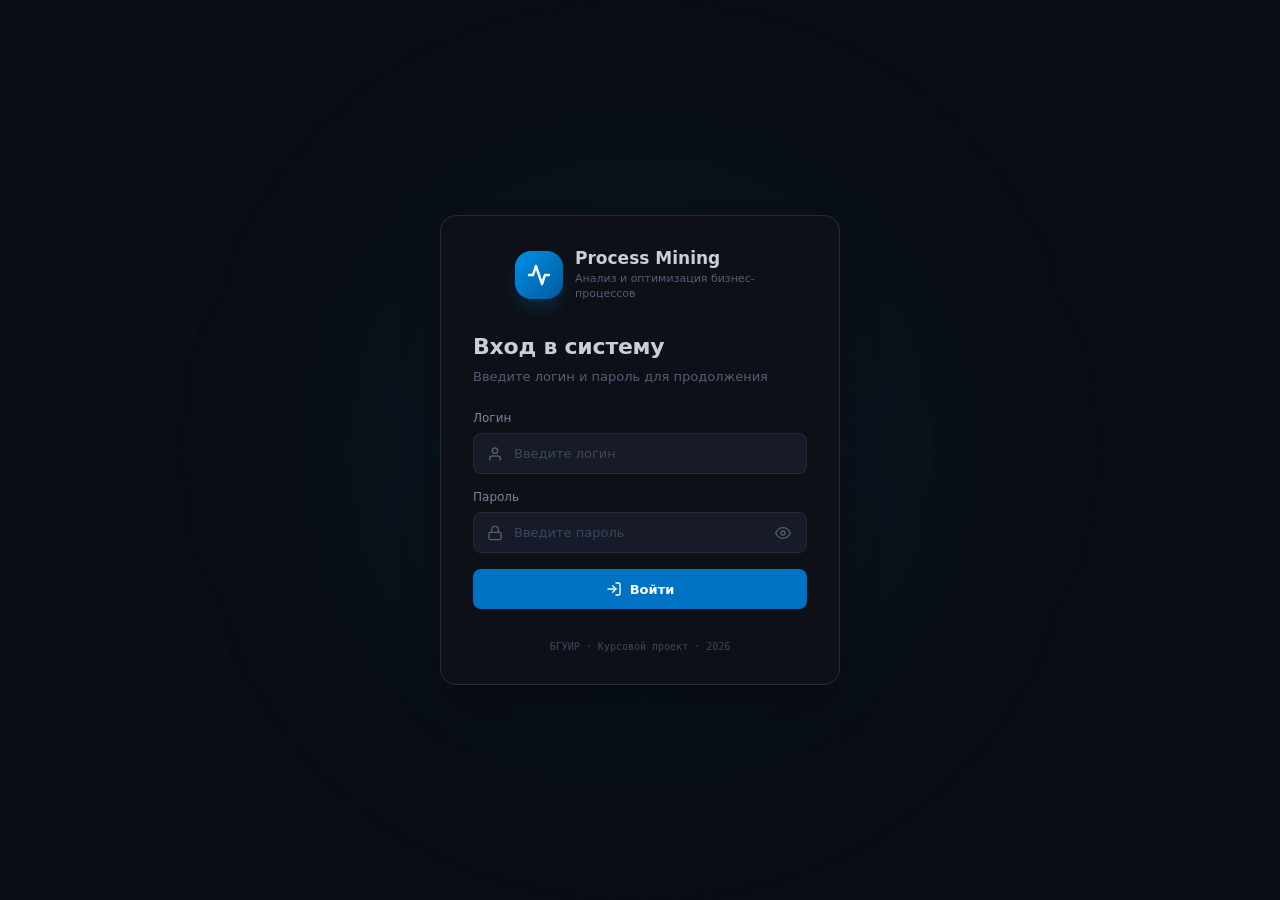
<file: client/index.html>
<!DOCTYPE html>
<html lang="ru">
<head>
  <meta charset="utf-8">
  <meta name="viewport" content="width=device-width, initial-scale=1">
  <title>Вход в систему</title>
  <style>
    /* Стили страницы входа (перенесены из дизайна) */
    * { box-sizing: border-box; }
    body {
      margin: 0;
      min-height: 100vh;
      background: #0a0e14;
      color: #c8cfdb;
      font-family: 'Inter', 'Segoe UI', system-ui, sans-serif;
      position: relative;
      overflow: hidden;
    }
    .grid {
      position: absolute; inset: 0; pointer-events: none; opacity: 0.045;
      background-image:
        linear-gradient(rgba(82,94,118,0.55) 1px, transparent 1px),
        linear-gradient(90deg, rgba(82,94,118,0.55) 1px, transparent 1px);
      background-size: 32px 32px;
    }
    .glow {
      position: absolute; left: 50%; top: 50%;
      width: 520px; height: 520px; border-radius: 50%;
      transform: translate(-50%, -50%);
      background: rgba(0,114,196,0.07);
      filter: blur(120px);
      pointer-events: none;
    }
    .wrap {
      position: relative; min-height: 100vh;
      display: flex; align-items: center; justify-content: center;
      padding: 32px 16px;
    }
    .card {
      width: 100%; max-width: 400px;
      background: #0d1117;
      border: 1px solid #232b3d;
      border-radius: 16px;
      padding: 32px;
      box-shadow: 0 25px 50px -12px rgba(0,0,0,0.4);
      animation: slideUp 0.4s ease-out;
    }
    @keyframes slideUp {
      from { opacity: 0; transform: translateY(12px); }
      to { opacity: 1; transform: translateY(0); }
    }
    @keyframes fadeIn { from { opacity: 0; } to { opacity: 1; } }

    .brand { display: flex; align-items: center; justify-content: center; gap: 12px; margin-bottom: 32px; }
    .logo {
      width: 48px; height: 48px; border-radius: 16px;
      background: linear-gradient(135deg, #0090e8, #005a9c);
      display: flex; align-items: center; justify-content: center;
      box-shadow: 0 10px 15px -3px rgba(0,114,196,0.25);
    }
    .brand h1 { margin: 0; font-size: 17px; font-weight: 600; color: #c8cfdb; line-height: 1.2; }
    .brand p { margin: 4px 0 0; font-size: 11px; color: #525e76; max-width: 190px; line-height: 1.35; }

    h2 { margin: 0; font-size: 22px; font-weight: 600; color: #c8cfdb; letter-spacing: -0.01em; }
    .sub { margin: 8px 0 24px; font-size: 13px; color: #525e76; line-height: 1.6; }

    .alert {
      display: none;
      align-items: flex-start; gap: 10px;
      margin-bottom: 20px; padding: 12px 14px;
      border-radius: 8px;
      border: 1px solid rgba(239,68,68,0.2);
      background: rgba(239,68,68,0.1);
      color: #f87171; font-size: 12px;
      animation: fadeIn 0.4s ease-out;
    }
    .alert.show { display: flex; }
    .alert svg { flex-shrink: 0; margin-top: 1px; }

    .field { display: block; margin-bottom: 16px; }
    .field span { display: block; margin-bottom: 8px; font-size: 12px; font-weight: 500; color: #7a8499; }
    .input-wrap { position: relative; }
    .input-wrap .icon { position: absolute; left: 14px; top: 50%; transform: translateY(-50%); pointer-events: none; }
    input {
      width: 100%;
      background: #161b27;
      border: 1px solid #232b3d;
      border-radius: 8px;
      padding: 12px 12px 12px 40px;
      font-size: 13px; color: #c8cfdb; font-family: inherit;
      outline: none; transition: border-color 0.15s;
    }
    input.with-eye { padding-right: 44px; }
    input::placeholder { color: #3b475f; }
    input:focus { border-color: #0090e8; }

    .eye {
      position: absolute; right: 12px; top: 50%; transform: translateY(-50%);
      background: none; border: none; padding: 4px; cursor: pointer;
      color: #525e76; display: flex; border-radius: 6px;
    }
    .eye:hover { color: #a8b1c2; }

    .submit {
      margin-top: 8px; width: 100%;
      display: flex; align-items: center; justify-content: center; gap: 8px;
      background: #0072c4; color: #fff; border: none; border-radius: 8px;
      padding: 12px 16px; font-size: 13px; font-weight: 600;
      font-family: inherit; cursor: pointer; transition: background 0.15s;
    }
    .submit:hover { background: #0090e8; }
    .submit:disabled { opacity: 0.6; cursor: not-allowed; }

    .footer { margin: 32px 0 0; text-align: center; font-family: 'JetBrains Mono', Consolas, monospace; font-size: 10px; color: #3b475f; }
  </style>
</head>
<body>
  <div class="grid"></div>
  <div class="glow"></div>

  <div class="wrap">
    <section class="card">
      <div class="brand">
        <div class="logo">
          <svg width="24" height="24" viewBox="0 0 24 24" fill="none" stroke="#fff" stroke-width="2.4" stroke-linecap="round" stroke-linejoin="round"><path d="M22 12h-4l-3 9L9 3l-3 9H2"/></svg>
        </div>
        <div>
          <h1>Process Mining</h1>
          <p>Анализ и оптимизация бизнес-процессов</p>
        </div>
      </div>

      <h2>Вход в систему</h2>
      <p class="sub">Введите логин и пароль для продолжения</p>

      <div id="alert" class="alert" role="alert">
        <svg width="16" height="16" viewBox="0 0 24 24" fill="none" stroke="currentColor" stroke-width="2" stroke-linecap="round" stroke-linejoin="round"><path d="M10.29 3.86L1.82 18a2 2 0 0 0 1.71 3h16.94a2 2 0 0 0 1.71-3L13.71 3.86a2 2 0 0 0-3.42 0z"/><line x1="12" y1="9" x2="12" y2="13"/><line x1="12" y1="17" x2="12.01" y2="17"/></svg>
        <span id="alert-text">Неверный логин или пароль</span>
      </div>

      <form id="form">
        <label class="field">
          <span>Логин</span>
          <div class="input-wrap">
            <svg class="icon" width="16" height="16" viewBox="0 0 24 24" fill="none" stroke="#525e76" stroke-width="2" stroke-linecap="round" stroke-linejoin="round"><path d="M20 21v-2a4 4 0 0 0-4-4H8a4 4 0 0 0-4 4v2"/><circle cx="12" cy="7" r="4"/></svg>
            <input id="login" type="text" autocomplete="username" placeholder="Введите логин">
          </div>
        </label>

        <label class="field">
          <span>Пароль</span>
          <div class="input-wrap">
            <svg class="icon" width="16" height="16" viewBox="0 0 24 24" fill="none" stroke="#525e76" stroke-width="2" stroke-linecap="round" stroke-linejoin="round"><rect x="3" y="11" width="18" height="11" rx="2"/><path d="M7 11V7a5 5 0 0 1 10 0v4"/></svg>
            <input id="password" class="with-eye" type="password" autocomplete="current-password" placeholder="Введите пароль">
            <button type="button" class="eye" id="eye" aria-label="Показать пароль">
              <svg width="16" height="16" viewBox="0 0 24 24" fill="none" stroke="currentColor" stroke-width="2" stroke-linecap="round" stroke-linejoin="round"><path d="M1 12s4-8 11-8 11 8 11 8-4 8-11 8-11-8-11-8z"/><circle cx="12" cy="12" r="3"/></svg>
            </button>
          </div>
        </label>

        <button type="submit" class="submit" id="submit">
          <svg width="16" height="16" viewBox="0 0 24 24" fill="none" stroke="currentColor" stroke-width="2" stroke-linecap="round" stroke-linejoin="round"><path d="M15 3h4a2 2 0 0 1 2 2v14a2 2 0 0 1-2 2h-4"/><polyline points="10 17 15 12 10 7"/><line x1="15" y1="12" x2="3" y2="12"/></svg>
          <span id="submit-text">Войти</span>
        </button>
      </form>

      <p class="footer">БГУИР · Курсовой проект · 2026</p>
    </section>
  </div>

  <script src="config.js"></script>
  <script>
    const форма = document.getElementById("form");
    const блокОшибки = document.getElementById("alert");
    const текстОшибки = document.getElementById("alert-text");
    const кнопка = document.getElementById("submit");
    const текстКнопки = document.getElementById("submit-text");
    const полеПароля = document.getElementById("password");

    // Кнопка-глаз: показать или скрыть пароль
    document.getElementById("eye").addEventListener("click", () => {
      полеПароля.type = полеПароля.type === "password" ? "text" : "password";
    });

    function показатьОшибку(текст) {
      текстОшибки.textContent = текст;
      блокОшибки.classList.add("show");
    }

    // Отправляем логин и пароль на сервер, запоминаем токен и переходим на дашборд
    форма.addEventListener("submit", async (событие) => {
      событие.preventDefault();
      блокОшибки.classList.remove("show");
      кнопка.disabled = true;
      текстКнопки.textContent = "Вход…";
      try {
        const ответ = await fetch(API_URL + "/login", {
          method: "POST",
          headers: { "Content-Type": "application/json" },
          body: JSON.stringify({
            login: document.getElementById("login").value,
            password: полеПароля.value,
          }),
        });
        const данные = await ответ.json();
        if (!ответ.ok) {
          показатьОшибку(данные.detail || "Ошибка входа");
        } else {
          // Сначала сохраняем токен, и только потом переходим на дашборд
          localStorage.setItem("token", данные.access_token);
          localStorage.setItem("full_name", данные.full_name);
          localStorage.setItem("role", данные.role);
          window.location.href = "dashboard.html";
          return;
        }
      } catch (ошибка) {
        показатьОшибку("Нет связи с сервером. Проверьте, что он запущен.");
      }
      кнопка.disabled = false;
      текстКнопки.textContent = "Войти";
    });
  </script>
</body>
</html>
</file>
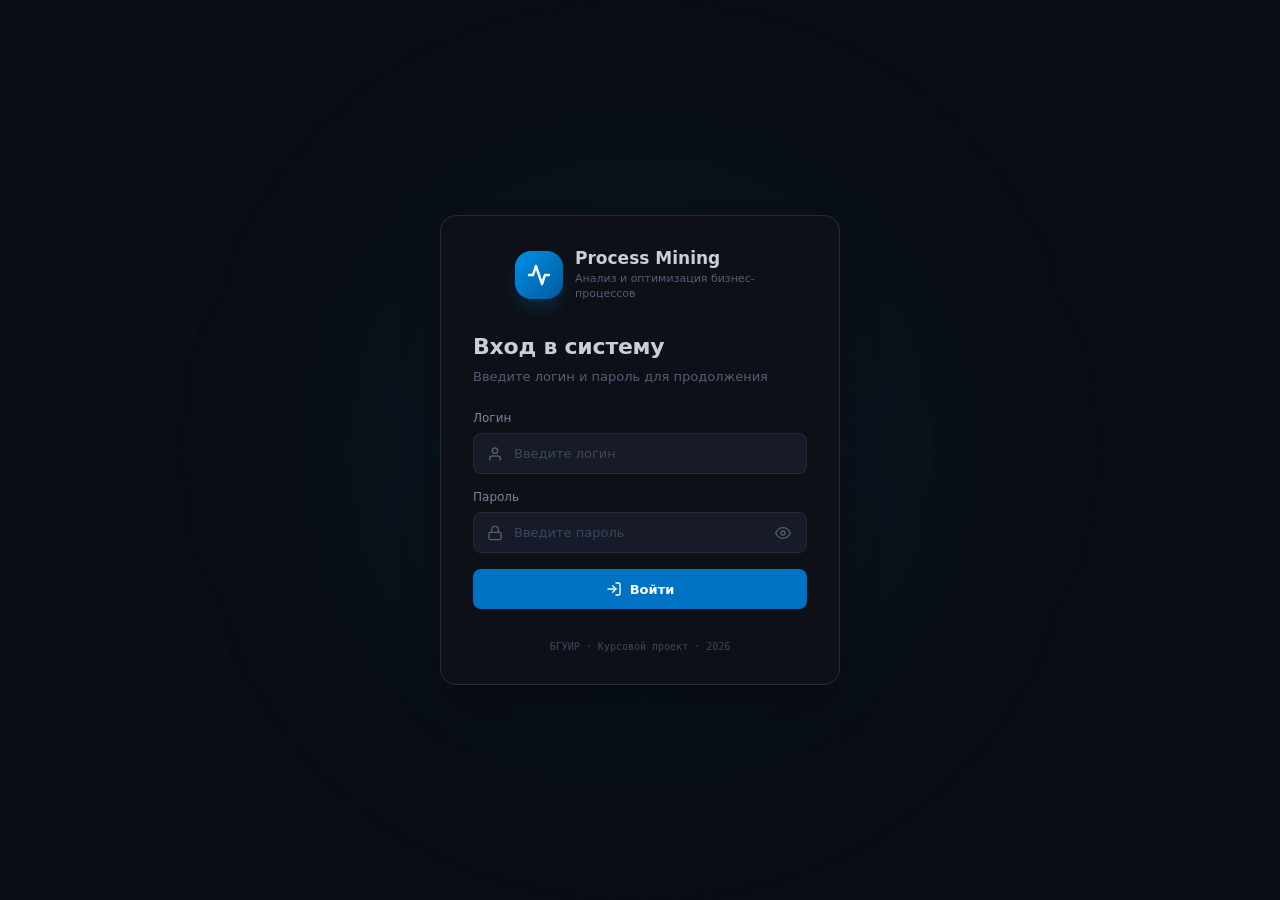
<file: client/dashboard.html>
<!DOCTYPE html>
<html lang="ru">
<head>
  <meta charset="utf-8">
  <meta name="viewport" content="width=device-width, initial-scale=1">
  <title>Дашборд</title>
  <style>
    /* Стили дашборда (цвета из дизайна) */
    * { box-sizing: border-box; }
    body { margin: 0; height: 100vh; display: flex; background: #0a0e14; color: #c8cfdb;
           font-family: 'Inter', 'Segoe UI', system-ui, sans-serif; font-size: 14px; overflow: hidden; }
    button { font-family: inherit; cursor: pointer; }

    /* Боковое меню */
    aside { width: 300px; flex-shrink: 0; background: #0d1117; border-right: 1px solid #232b3d;
            display: flex; flex-direction: column; }
    .side-head { padding: 20px; border-bottom: 1px solid #232b3d; display: flex; align-items: center; gap: 10px; }
    .logo { width: 32px; height: 32px; border-radius: 8px; background: linear-gradient(135deg, #0090e8, #005a9c);
            display: flex; align-items: center; justify-content: center; }
    .side-head h1 { margin: 0; font-size: 15px; font-weight: 600; color: #c8cfdb; }
    .side-head p { margin: 2px 0 0; font-size: 11px; color: #525e76; }
    .side-body { flex: 1; overflow-y: auto; }
    .block { padding: 16px 20px; border-bottom: 1px solid #232b3d; }
    .block-title { margin-bottom: 12px; font-size: 13px; font-weight: 500; color: #a8b1c2; }
    .drop { border: 2px dashed #2e384f; border-radius: 12px; background: #11161f; padding: 20px 16px;
            text-align: center; cursor: pointer; transition: border-color .15s; }
    .drop:hover { border-color: #0090e8; }
    .drop .t { font-size: 12px; color: #7a8499; margin-top: 8px; }
    .drop .s { font-size: 11px; color: #3b475f; margin-top: 4px; }
    select, input[type=text] { width: 100%; background: #161b27; border: 1px solid #232b3d; border-radius: 8px;
             padding: 10px 12px; color: #c8cfdb; font-size: 13px; font-family: inherit; outline: none; }
    select:focus, input[type=text]:focus { border-color: #0090e8; }
    .msg { margin-top: 10px; font-size: 12px; }
    .msg.err { color: #f87171; } .msg.ok { color: #22d3a0; }
    .side-foot { padding: 12px 20px; border-top: 1px solid #232b3d; background: #11161f;
                 display: flex; justify-content: space-between; font-size: 11px; color: #525e76; }
    .dot { display: inline-block; width: 6px; height: 6px; border-radius: 50%; background: #22d3a0; margin-right: 6px; }

    /* Основная часть */
    main { flex: 1; display: flex; flex-direction: column; min-width: 0; }
    header { height: 56px; flex-shrink: 0; background: #0d1117; border-bottom: 1px solid #232b3d;
             display: flex; align-items: center; justify-content: space-between; padding: 0 20px; }
    header h2 { margin: 0; font-size: 15px; font-weight: 600; color: #c8cfdb; display: inline; }
    header .path { font-size: 12px; color: #525e76; margin-left: 8px; }
    .user { display: flex; align-items: center; gap: 12px; }
    .user .name { font-size: 12px; color: #a8b1c2; text-align: right; }
    .user .role { font-size: 11px; color: #525e76; text-align: right; }
    .btn { background: #161b27; color: #c8cfdb; border: 1px solid #232b3d; border-radius: 8px;
           padding: 8px 14px; font-size: 12px; font-weight: 500; }
    .btn:hover { background: #1c2333; }
    .btn.primary { background: #0072c4; border-color: #0072c4; color: #fff; font-weight: 600; }
    .btn.primary:hover { background: #0090e8; }
    .content { flex: 1; overflow-y: auto; padding: 20px; }

    /* Карточки метрик */
    .cards { display: grid; grid-template-columns: repeat(auto-fit, minmax(170px, 1fr)); gap: 12px; margin-bottom: 20px; }
    .mcard { background: #0d1117; border: 1px solid #232b3d; border-radius: 14px; padding: 16px; }
    .mcard .ico { width: 34px; height: 34px; border-radius: 8px; display: flex; align-items: center;
                  justify-content: center; margin-bottom: 14px; }
    .mcard .val { font-family: 'JetBrains Mono', Consolas, monospace; font-size: 24px; font-weight: 600; color: #e6ebf5; }
    .mcard .unit { font-size: 12px; color: #7a8499; margin-left: 4px; font-weight: 400; }
    .mcard .lbl { font-size: 11px; color: #525e76; margin-top: 4px; }
    .mcard.red { border-color: rgba(248,113,113,0.3); }
    .mcard.red .val { color: #f87171; }

    /* Панели */
    .panel { background: #0d1117; border: 1px solid #232b3d; border-radius: 16px; overflow: hidden; margin-bottom: 20px; }
    .panel-head { display: flex; align-items: center; justify-content: space-between;
                  padding: 14px 20px; border-bottom: 1px solid #232b3d; }
    .panel-head h3 { margin: 0; font-size: 14px; color: #e6ebf5; display: inline; }
    .badge { font-family: 'JetBrains Mono', Consolas, monospace; font-size: 11px; color: #525e76;
             background: #161b27; padding: 2px 8px; border-radius: 6px; margin-left: 12px; }
    .zoom { display: flex; align-items: center; gap: 6px; }
    .zoom button { width: 32px; height: 32px; border-radius: 8px; background: #161b27; color: #7a8499;
                   border: none; font-size: 16px; }
    .zoom button:hover { background: #1c2333; }
    .zoom span { width: 44px; text-align: center; font-family: Consolas, monospace; font-size: 11px; color: #525e76; }
    .canvas { position: relative; background: #0a0e14; overflow: auto; height: 480px;
              background-image: radial-gradient(circle, #1c2333 1px, transparent 1px); background-size: 24px 24px; }
    .canvas svg { display: block; }
    .callout { position: absolute; top: 14px; right: 14px; max-width: 280px; background: rgba(17,22,31,0.95);
               border: 1px solid rgba(239,68,68,0.4); border-radius: 12px; padding: 12px 14px; cursor: pointer; }
    .callout:hover { border-color: rgba(239,68,68,0.7); }
    .callout b { display: block; color: #f87171; font-size: 12px; margin-bottom: 4px; }
    .callout span { font-size: 11px; color: #7a8499; line-height: 1.5; display: block; }
    .callout em { font-style: normal; font-size: 11px; color: #36a9ff; display: block; margin-top: 6px; }
    .legend { display: flex; flex-wrap: wrap; gap: 18px; padding: 10px 20px; border-top: 1px solid #232b3d;
              font-size: 11px; color: #7a8499; }
    .legend i { display: inline-block; width: 12px; height: 12px; border-radius: 3px; margin-right: 6px;
                vertical-align: -2px; border: 1.5px solid; }
    .summary { display: flex; flex-wrap: wrap; gap: 24px; padding: 12px 20px; border-top: 1px solid #232b3d;
               font-size: 12px; color: #7a8499; }
    .summary b { color: #e6ebf5; }
    .summary b.red { color: #f87171; }
    .hint { color: #525e76; font-size: 13px; padding: 20px; }

    /* Бегущий пунктир на красных стрелках */
    @keyframes бег { from { stroke-dashoffset: 20; } to { stroke-dashoffset: 0; } }
    .бегущая { animation: бег 1s linear infinite; }
    @keyframes пульс { 0%,100% { opacity: .15; } 50% { opacity: .5; } }
    .пульс { animation: пульс 2s ease-in-out infinite; }
    .canvas g[data-name] { cursor: pointer; }

    /* Таблица экземпляров */
    table { width: 100%; border-collapse: collapse; }
    th { text-align: left; font-size: 11px; font-weight: 500; color: #525e76; text-transform: uppercase;
         letter-spacing: .05em; padding: 10px 20px; border-bottom: 1px solid #232b3d; }
    th.r, td.r { text-align: right; }
    td { padding: 12px 20px; border-bottom: 1px solid #11161f; font-size: 12px; }
    tr:hover td { background: rgba(17,22,31,.6); }
    .mono { font-family: 'JetBrains Mono', Consolas, monospace; }
    .tag { display: inline-block; padding: 3px 8px; border-radius: 6px; font-size: 11px; font-weight: 500; }
    .tag.ok { background: rgba(34,211,160,.1); color: #22d3a0; }
    .tag.warn { background: rgba(251,191,36,.1); color: #fbbf24; }

    /* Выезжающая панель узкого места */
    #overlay { position: fixed; inset: 0; background: rgba(0,0,0,.5); display: none; z-index: 10; }
    #drawer { position: fixed; top: 0; right: -460px; width: 440px; height: 100vh; background: #0d1117;
              border-left: 1px solid #232b3d; z-index: 11; transition: right .25s; display: flex; flex-direction: column; }
    #drawer.open { right: 0; }
    .d-head { padding: 18px 20px; border-bottom: 1px solid #232b3d; display: flex; justify-content: space-between; align-items: flex-start; }
    .d-head h3 { margin: 0; font-size: 15px; color: #e6ebf5; }
    .d-head p { margin: 4px 0 0; font-size: 11px; color: #525e76; }
    .d-body { flex: 1; overflow-y: auto; padding: 20px; }
    .d-close { width: 32px; height: 32px; border-radius: 8px; background: #161b27; color: #7a8499; border: none; font-size: 16px; }
    .big { background: rgba(239,68,68,.06); border: 1px solid rgba(239,68,68,.3); border-radius: 14px; padding: 16px; margin-bottom: 14px; }
    .big .k { font-size: 12px; color: #7a8499; }
    .big .v { font-family: 'JetBrains Mono', Consolas, monospace; font-size: 38px; font-weight: 700; color: #f87171; margin: 6px 0; }
    .big .v small { font-size: 16px; color: #7a8499; font-weight: 400; }
    .big .n { font-size: 11px; color: #f87171; }
    .three { display: grid; grid-template-columns: repeat(3, 1fr); gap: 10px; margin-bottom: 20px; }
    .three div { background: #11161f; border: 1px solid #232b3d; border-radius: 12px; padding: 12px; }
    .three .k { font-size: 11px; color: #525e76; }
    .three .v { font-family: 'JetBrains Mono', Consolas, monospace; font-size: 20px; font-weight: 600; margin-top: 4px; color: #e6ebf5; }
    .sec { font-size: 13px; font-weight: 600; color: #e6ebf5; margin: 6px 0 12px; }
    .hist { display: flex; align-items: flex-end; gap: 8px; height: 140px; background: #11161f; border: 1px solid #232b3d;
            border-radius: 14px; padding: 16px 14px 8px; }
    .hist .col { flex: 1; display: flex; flex-direction: column; justify-content: flex-end; align-items: center; height: 100%; }
    .hist .bar { width: 100%; border-radius: 4px 4px 0 0; min-height: 3px; }
    .hist-labels { display: flex; gap: 8px; padding: 6px 14px 0; }
    .hist-labels span { flex: 1; text-align: center; font-size: 9px; color: #525e76; font-family: Consolas, monospace; }
    .hist-legend { display: flex; gap: 14px; margin: 10px 0 8px; font-size: 11px; color: #7a8499; }
    .hist-legend i { display: inline-block; width: 9px; height: 9px; border-radius: 2px; margin-right: 5px; }
    .note { font-size: 11px; color: #525e76; line-height: 1.6; margin: 10px 0 20px; }
    .person { display: flex; align-items: center; gap: 12px; background: #11161f; border: 1px solid #232b3d;
              border-radius: 12px; padding: 12px; margin-bottom: 8px; }
    .ava { width: 38px; height: 38px; border-radius: 8px; background: #232b3d; display: flex; align-items: center;
           justify-content: center; font-size: 12px; font-weight: 600; color: #a8b1c2; }
    .person .nm { font-size: 13px; font-weight: 600; color: #e6ebf5; }
    .person .sb { font-size: 11px; color: #525e76; font-family: Consolas, monospace; margin-top: 2px; }
    .person .avg { margin-left: auto; font-size: 11px; font-family: Consolas, monospace; padding: 4px 8px; border-radius: 6px; }

    /* Аномалии и рекомендации */
    .two { display: grid; grid-template-columns: 1fr 1fr; gap: 20px; margin-bottom: 20px; }
    @media (max-width: 1100px) { .two { grid-template-columns: 1fr; } }
    .two .panel { margin-bottom: 0; }
    .item { padding: 14px 20px; border-bottom: 1px solid #11161f; }
    .item .tt { font-size: 13px; font-weight: 600; color: #e6ebf5; margin-bottom: 4px; }
    .item .rs { font-size: 12px; color: #7a8499; line-height: 1.5; }
    .item .ac { font-size: 12px; color: #36a9ff; margin-top: 6px; line-height: 1.5; }
    .lvl { display: inline-block; font-size: 10px; padding: 2px 7px; border-radius: 5px; margin-right: 8px; font-weight: 600; }
    .lvl.high { background: rgba(239,68,68,.12); color: #f87171; }
    .lvl.medium { background: rgba(251,191,36,.12); color: #fbbf24; }
    .lvl.low { background: rgba(0,144,232,.12); color: #36a9ff; }
    .route { font-family: Consolas, monospace; font-size: 11px; color: #525e76; margin-top: 6px; word-break: break-word; }

    /* Окно загрузки CSV */
    #modal-bg { position: fixed; inset: 0; background: rgba(0,0,0,.6); display: none; align-items: center;
                justify-content: center; z-index: 20; }
    #modal-bg.open { display: flex; }
    .modal { width: 480px; max-width: 94vw; background: #0d1117; border: 1px solid #232b3d; border-radius: 16px; padding: 24px; }
    .modal h3 { margin: 0 0 4px; font-size: 17px; color: #e6ebf5; }
    .modal .sub { font-size: 12px; color: #525e76; margin-bottom: 18px; }
    .modal label { display: block; font-size: 12px; color: #7a8499; margin: 12px 0 6px; }
    .modal .row { display: flex; justify-content: flex-end; gap: 10px; margin-top: 20px; }
    .filebox { border: 2px dashed #2e384f; border-radius: 12px; background: #11161f; padding: 18px; text-align: center;
               font-size: 12px; color: #7a8499; cursor: pointer; }
    .filebox:hover { border-color: #0090e8; }
  </style>
</head>
<body>
  <aside>
    <div class="side-head">
      <div class="logo">
        <svg width="18" height="18" viewBox="0 0 24 24" fill="none" stroke="#fff" stroke-width="2.4" stroke-linecap="round" stroke-linejoin="round"><ellipse cx="12" cy="5" rx="9" ry="3"/><path d="M3 5v14c0 1.7 4 3 9 3s9-1.3 9-3V5"/><path d="M3 12c0 1.7 4 3 9 3s9-1.3 9-3"/></svg>
      </div>
      <div>
        <h1>Process Mining</h1>
        <p>Аналитика бизнес-процессов</p>
      </div>
    </div>

    <div class="side-body">
      <div class="block">
        <div class="block-title">Загрузка данных</div>
        <div class="drop" onclick="открытьОкноЗагрузки()">
          <svg width="28" height="28" viewBox="0 0 24 24" fill="none" stroke="#525e76" stroke-width="2" stroke-linecap="round" stroke-linejoin="round"><path d="M21 15v4a2 2 0 0 1-2 2H5a2 2 0 0 1-2-2v-4"/><polyline points="17 8 12 3 7 8"/><line x1="12" y1="3" x2="12" y2="15"/></svg>
          <div class="t">Нажмите, чтобы загрузить CSV-файл</div>
          <div class="s">колонки выбираются в следующем окне</div>
        </div>
        <div id="upload-msg" class="msg"></div>
      </div>

      <div class="block">
        <div class="block-title">Журнал событий</div>
        <select id="logs"></select>
      </div>
    </div>

    <div class="side-foot">
      <span>Источник: <span style="color:#a8b1c2">process_mining</span></span>
      <span><span class="dot"></span>Онлайн</span>
    </div>
  </aside>

  <main>
    <header>
      <div><h2>Дашборд</h2><span class="path" id="path"></span></div>
      <div class="user">
        <button class="btn" onclick="открытьОкноЗагрузки()">Импорт CSV</button>
        <div><div class="name" id="user-name"></div><div class="role" id="user-role"></div></div>
        <button class="btn" onclick="выйти()">Выйти</button>
      </div>
    </header>

    <div class="content">
      <div class="cards" id="cards"></div>

      <div class="panel">
        <div class="panel-head">
          <div><h3>Карта процесса</h3><span class="badge" id="graph-badge"></span></div>
          <div class="zoom">
            <button onclick="менятьМасштаб(-0.1)">−</button>
            <span id="zoom-val">100%</span>
            <button onclick="менятьМасштаб(0.1)">+</button>
          </div>
        </div>
        <div class="canvas" id="canvas">
          <div class="hint" id="graph-hint">Загрузка графа…</div>
          <div class="callout" id="callout" style="display:none" onclick="открытьПанель()"></div>
        </div>
        <div class="legend">
          <span><i style="border-color:#10b981;background:rgba(16,185,129,.1)"></i>Начало процесса</span>
          <span><i style="border-color:#0090e8;background:rgba(0,144,232,.1)"></i>Шаг</span>
          <span><i style="border-color:#0072c4;background:rgba(0,114,196,.1)"></i>Завершение</span>
          <span><i style="border-color:#ef4444;background:rgba(239,68,68,.1)"></i>Узкое место</span>
          <span>Число на стрелке: сколько раз был переход. Нажмите на узел для аналитики.</span>
        </div>
        <div class="summary" id="summary"></div>
      </div>

      <div class="two">
        <div class="panel">
          <div class="panel-head">
            <div><h3>Аномальные экземпляры</h3><span class="badge" id="anom-badge"></span></div>
          </div>
          <div id="anom-body"><div class="hint">Загрузка…</div></div>
        </div>
        <div class="panel">
          <div class="panel-head"><h3>Рекомендации по оптимизации</h3></div>
          <div id="rec-body"><div class="hint">Загрузка…</div></div>
        </div>
      </div>

      <div class="panel">
        <div class="panel-head">
          <div><h3>Последние экземпляры процесса</h3><span class="badge" id="cases-badge"></span></div>
        </div>
        <div style="overflow-x:auto">
          <table>
            <thead><tr>
              <th>Номер</th><th>Признак</th><th class="r">Длительность</th><th class="r">Шагов</th><th>Начало</th>
            </tr></thead>
            <tbody id="cases-body"></tbody>
          </table>
        </div>
      </div>
    </div>
  </main>

  <!-- Выезжающая панель аналитики узкого места -->
  <div id="overlay" onclick="закрытьПанель()"></div>
  <div id="drawer">
    <div class="d-head">
      <div>
        <h3 id="d-title">Аналитика узкого места</h3>
        <p id="d-path"></p>
      </div>
      <button class="d-close" onclick="закрытьПанель()">✕</button>
    </div>
    <div class="d-body" id="d-body"></div>
  </div>

  <!-- Окно загрузки CSV с выбором колонок -->
  <div id="modal-bg">
    <div class="modal">
      <h3>Импорт журнала событий</h3>
      <div class="sub">Выберите CSV-файл и укажите, какая колонка что означает</div>
      <div class="filebox" id="filebox" onclick="document.getElementById('file').click()">Нажмите, чтобы выбрать файл</div>
      <input type="file" id="file" accept=".csv" style="display:none">
      <label>Название журнала</label>
      <input type="text" id="m-name" placeholder="Например: Заказы за сентябрь">
      <label>Колонка с номером экземпляра (Case ID)</label>
      <select id="m-case"></select>
      <label>Колонка с названием действия (Activity)</label>
      <select id="m-activity"></select>
      <label>Колонка со временем (Timestamp)</label>
      <select id="m-time"></select>
      <label>Колонка с исполнителем (Resource, необязательно)</label>
      <select id="m-resource"></select>
      <div id="m-msg" class="msg"></div>
      <div class="row">
        <button class="btn" onclick="закрытьОкноЗагрузки()">Отмена</button>
        <button class="btn primary" id="m-send" onclick="отправитьФайл()">Загрузить</button>
      </div>
    </div>
  </div>

  <script src="config.js"></script>
  <script>
    // Если пользователь не вошёл (нет токена), отправляем на страницу входа
    const токен = localStorage.getItem("token");
    if (!токен) window.location.href = "index.html";

    document.getElementById("user-name").textContent = localStorage.getItem("full_name") || "";
    document.getElementById("user-role").textContent = localStorage.getItem("role") || "";

    function выйти() {
      localStorage.clear();
      window.location.href = "index.html";
    }

    // Запрос к серверу с токеном. Если токен недействителен, выходим.
    async function запрос(путь, настройки = {}) {
      настройки.headers = Object.assign({}, настройки.headers, { "Authorization": "Bearer " + токен });
      const ответ = await fetch(API_URL + путь, настройки);
      if (ответ.status === 401) { выйти(); throw new Error("Нет доступа"); }
      const данные = await ответ.json();
      if (!ответ.ok) throw new Error(данные.detail || "Ошибка сервера");
      return данные;
    }

    // Защита от подстановки HTML в названиях действий и колонок
    function экр(текст) {
      return String(текст === null || текст === undefined ? "" : текст)
        .replace(/&/g, "&amp;").replace(/</g, "&lt;").replace(/>/g, "&gt;").replace(/"/g, "&quot;");
    }

    const списокЖурналов = document.getElementById("logs");
    let текущийЖурнал = null;

    // Загружаем список журналов в выпадающий список
    async function загрузитьЖурналы(выбратьId) {
      const журналы = await запрос("/logs");
      списокЖурналов.innerHTML = "";
      журналы.forEach(ж => {
        const пункт = document.createElement("option");
        пункт.value = ж.id;
        пункт.textContent = ж.name + " (" + ж.cases + " экз.)";
        списокЖурналов.appendChild(пункт);
      });
      if (журналы.length === 0) {
        document.getElementById("cards").innerHTML =
          '<div class="hint">Журналов пока нет. Загрузите CSV-файл слева.</div>';
        document.getElementById("path").textContent = "";
        document.getElementById("graph-hint").textContent = "Нет данных для графа.";
        return;
      }
      списокЖурналов.value = выбратьId || журналы[журналы.length - 1].id;
      await показатьДанные();
    }

    // Иконки карточек (простые значки)
    const иконки = {
      кейсы: '<path d="M14 2H6a2 2 0 0 0-2 2v16a2 2 0 0 0 2 2h12a2 2 0 0 0 2-2V8z"/><polyline points="14 2 14 8 20 8"/>',
      время: '<circle cx="12" cy="12" r="10"/><polyline points="12 6 12 12 16 14"/>',
      узкое: '<path d="M10.29 3.86L1.82 18a2 2 0 0 0 1.71 3h16.94a2 2 0 0 0 1.71-3L13.71 3.86a2 2 0 0 0-3.42 0z"/><line x1="12" y1="9" x2="12" y2="13"/><line x1="12" y1="17" x2="12.01" y2="17"/>',
      повтор: '<polyline points="23 4 23 10 17 10"/><path d="M20.49 15a9 9 0 1 1-2.12-9.36L23 10"/>',
      события: '<polyline points="22 12 18 12 15 21 9 3 6 12 2 12"/>',
      медиана: '<line x1="18" y1="20" x2="18" y2="10"/><line x1="12" y1="20" x2="12" y2="4"/><line x1="6" y1="20" x2="6" y2="14"/>',
    };

    function карточка(значок, цвет, значение, единица, подпись, красная) {
      return '<div class="mcard' + (красная ? " red" : "") + '">' +
        '<div class="ico" style="background:' + цвет + '22">' +
        '<svg width="18" height="18" viewBox="0 0 24 24" fill="none" stroke="' + цвет + '" stroke-width="2" stroke-linecap="round" stroke-linejoin="round">' + иконки[значок] + '</svg></div>' +
        '<div class="val">' + значение + '<span class="unit">' + единица + '</span></div>' +
        '<div class="lbl">' + подпись + '</div></div>';
    }

        // Запрашиваем метрики, граф и таблицу выбранного журнала.
    // Каждый блок грузится независимо: сбой одного не ломает остальные.
    async function показатьДанные() {
      const id = списокЖурналов.value;
      текущийЖурнал = id;
      document.getElementById("path").textContent =
        "/ " + списокЖурналов.options[списокЖурналов.selectedIndex].textContent;
      const подсказка = document.getElementById("graph-hint");
      подсказка.style.display = "block";
      подсказка.textContent = "Загрузка графа…";

      const [рМ, рГ, рТ] = await Promise.allSettled([
        запрос("/logs/" + id + "/metrics"),
        запрос("/logs/" + id + "/graph"),
        запрос("/logs/" + id + "/cases?limit=10"),
      ]);

      // Карточки и итоги: нужны только метрики
      if (рМ.status === "fulfilled") {
        const м = рМ.value;
        const узкое = м.waiting_by_activity[0];
        document.getElementById("cards").innerHTML =
          карточка("кейсы", "#36a9ff", м.cases, "", "Всего экземпляров процесса") +
          карточка("время", "#22d3a0", м.throughput_hours.average, "ч", "Среднее время выполнения") +
          карточка("медиана", "#fbbf24", м.throughput_hours.median, "ч", "Медианное время") +
          карточка("повтор", "#fbbf24", м.rework_rate_percent, "%", "Доля экземпляров с повторами") +
          карточка("узкое", "#f87171", узкое ? узкое.average_hours : 0, "ч",
                   "Узкое место: " + (узкое ? экр(узкое.activity) : "нет данных"), true) +
          карточка("события", "#22d3a0", м.events, "", "Всего событий");
        document.getElementById("summary").innerHTML =
          'Экземпляров: <b>' + м.cases + '</b>' +
          'Среднее время: <b>' + м.throughput_hours.average + ' ч</b>' +
          'С повторами: <b class="red">' + м.rework_cases + ' (' + м.rework_rate_percent + '%)</b>';
      } else {
        document.getElementById("cards").innerHTML =
          '<div class="msg err">Метрики: ' + экр(рМ.reason.message) + '</div>';
        document.getElementById("summary").innerHTML = "";
      }

      // Граф: нужны граф и метрики (для узкого места)
      if (рГ.status === "fulfilled" && рМ.status === "fulfilled") {
        построитьГраф(рГ.value, рМ.value);
      } else {
        текущийГраф = null;
        document.getElementById("canvas").querySelectorAll("svg").forEach(s => s.remove());
        document.getElementById("callout").style.display = "none";
        document.getElementById("graph-badge").textContent = "";
        подсказка.style.display = "block";
        подсказка.textContent = "Не удалось построить граф: " +
          (рГ.status === "rejected" ? рГ.reason.message : рМ.reason.message);
      }

      // Таблица экземпляров: не зависит от графа
      if (рТ.status === "fulfilled") {
        показатьТаблицу(рТ.value, рМ.status === "fulfilled" ? рМ.value.throughput_hours.average : Infinity);
      } else {
        document.getElementById("cases-body").innerHTML =
          '<tr><td colspan="5" class="hint">' + экр(рТ.reason.message) + '</td></tr>';
      }

      загрузитьИИ(id);
    }

    // Таблица экземпляров процесса
    function показатьТаблицу(данные, среднее) {
      document.getElementById("cases-badge").textContent = данные.items.length + " из " + данные.total;
      document.getElementById("cases-body").innerHTML = данные.items.map(c =>
        '<tr><td class="mono">' + экр(c.case_key) + '</td>' +
        '<td>' + (c.has_rework ? '<span class="tag warn">Есть повтор</span>' : '<span class="tag ok">Без повторов</span>') + '</td>' +
        '<td class="r mono" style="color:' + (c.duration_hours > среднее ? "#f87171" : "#c8cfdb") + '">' + c.duration_hours + ' ч</td>' +
        '<td class="r mono">' + c.steps + '</td>' +
        '<td class="mono" style="color:#7a8499">' + экр(c.start) + '</td></tr>'
      ).join("");
    }

    // ---------- Граф процесса ----------
    const ШИРИНА_УЗЛА = 170, ВЫСОТА_УЗЛА = 66, ОТСТУП_X = 90, ОТСТУП_Y = 30, ПОЛЕ = 30, ВЕРХ = 60;
    let текущийГраф = null, масштаб = 1;

    function менятьМасштаб(шаг) {
      масштаб = Math.min(1.6, Math.max(0.5, масштаб + шаг));
      document.getElementById("zoom-val").textContent = Math.round(масштаб * 100) + "%";
      if (текущийГраф) рисоватьГраф();
    }

    function построитьГраф(граф, метрики) {
      // Среднее ожидание перед каждым действием (из метрик сервера)
      const ожидание = {};
      метрики.waiting_by_activity.forEach(a => { ожидание[a.activity] = a.average_hours; });
      const узкое = метрики.waiting_by_activity[0];

      const имена = граф.nodes.map(n => n.name);
      const исходящие = {};
      имена.forEach(n => { исходящие[n] = []; });
      граф.edges.forEach(e => { if (исходящие[e.source]) исходящие[e.source].push(e.target); });

      // Поиск "обратных" стрелок (петель назад) обходом в глубину
      const состояние = {}, порядок = [], обратные = new Set();
      function обход(v) {
        состояние[v] = 1;
        (исходящие[v] || []).forEach(w => {
          if (состояние[w] === 1) обратные.add(v + "|" + w);
          else if (!состояние[w]) обход(w);
        });
        состояние[v] = 2;
        порядок.push(v);
      }
      Object.keys(граф.start_activities).forEach(s => { if (!состояние[s]) обход(s); });
      имена.forEach(n => { if (!состояние[n]) обход(n); });

      // Колонка каждого узла: самый длинный путь от начала
      const ранг = {};
      имена.forEach(n => { ранг[n] = 0; });
      порядок.slice().reverse().forEach(v => {
        (исходящие[v] || []).forEach(w => {
          if (!обратные.has(v + "|" + w)) ранг[w] = Math.max(ранг[w], ранг[v] + 1);
        });
      });

      // Раскладка: колонки слева направо, внутри колонки сверху вниз
      const колонки = {};
      граф.nodes.forEach(n => { (колонки[ранг[n.name]] = колонки[ранг[n.name]] || []).push(n); });
      const числоКолонок = Math.max(...Object.keys(колонки).map(Number)) + 1;
      const максСтрок = Math.max(...Object.values(колонки).map(c => c.length));
      const позиции = {};
      Object.keys(колонки).forEach(k => {
        const узлы = колонки[k].sort((a, b) => b.count - a.count);
        const сдвиг = (максСтрок - узлы.length) * (ВЫСОТА_УЗЛА + ОТСТУП_Y) / 2;
        узлы.forEach((n, i) => {
          позиции[n.name] = {
            x: ПОЛЕ + k * (ШИРИНА_УЗЛА + ОТСТУП_X),
            y: ВЕРХ + сдвиг + i * (ВЫСОТА_УЗЛА + ОТСТУП_Y),
          };
        });
      });

      текущийГраф = {
        граф, ожидание, обратные, позиции, ранг,
        узкое: узкое ? узкое.activity : null,
        ширина: ПОЛЕ * 2 + числоКолонок * ШИРИНА_УЗЛА + (числоКолонок - 1) * ОТСТУП_X,
        высота: ВЕРХ + максСтрок * ВЫСОТА_УЗЛА + (максСтрок - 1) * ОТСТУП_Y + ПОЛЕ,
      };

      document.getElementById("graph-badge").textContent =
        граф.nodes.length + " узлов · " + граф.edges.length + " связей";

      // Плашка "Узкое место"
      const плашка = document.getElementById("callout");
      if (узкое) {
        плашка.style.display = "block";
        плашка.innerHTML = "<b>Узкое место</b><span>«" + экр(узкое.activity) +
          "» — среднее ожидание перед действием " + узкое.average_hours + " ч, максимум " +
          узкое.max_hours + " ч</span><em>Подробнее →</em>";
      } else {
        плашка.style.display = "none";
      }
      document.getElementById("graph-hint").style.display = "none";
      рисоватьГраф();
    }

    function рисоватьГраф() {
      const { граф, ожидание, обратные, позиции, ранг, узкое, ширина, высота } = текущийГраф;
      const максПереходов = Math.max(...граф.edges.map(e => e.count), 1);
      let svg = "";

      // Стрелки
      граф.edges.forEach(e => {
        if (e.source === e.target) return;
        const a = позиции[e.source], b = позиции[e.target];
        if (!a || !b) return;
        const проблемная = e.target === узкое;
        const цвет = проблемная ? "#ef4444" : "#3b475f";
        const толщина = (проблемная ? 1.5 : 1) + 3 * e.count / максПереходов;
        const пунктир = проблемная ? ' stroke-dasharray="6 4" class="бегущая"' : "";
        const маркер = проблемная ? "url(#стрелка-красная)" : "url(#стрелка)";
        let путь, лx, лy;
        if (обратные.has(e.source + "|" + e.target) || ранг[e.target] <= ранг[e.source]) {
          // Стрелка назад: дуга над узлами
          const x1 = a.x + ШИРИНА_УЗЛА / 2, y1 = a.y, x2 = b.x + ШИРИНА_УЗЛА / 2, y2 = b.y;
          const верх = Math.min(y1, y2) - 42;
          путь = "M " + x1 + " " + y1 + " C " + x1 + " " + верх + ", " + x2 + " " + верх + ", " + x2 + " " + y2;
          лx = (x1 + x2) / 2; лy = верх + 6;
        } else {
          const x1 = a.x + ШИРИНА_УЗЛА, y1 = a.y + ВЫСОТА_УЗЛА / 2;
          const x2 = b.x, y2 = b.y + ВЫСОТА_УЗЛА / 2;
          const mx = (x1 + x2) / 2;
          путь = "M " + x1 + " " + y1 + " C " + mx + " " + y1 + ", " + mx + " " + y2 + ", " + x2 + " " + y2;
          лx = mx; лy = (y1 + y2) / 2 - 6;
        }
        svg += '<path d="' + путь + '" fill="none" stroke="' + цвет + '" stroke-width="' + толщина +
               '"' + пунктир + ' marker-end="' + маркер + '" opacity="0.9"/>';
        svg += '<text x="' + лx + '" y="' + лy + '" text-anchor="middle" font-size="10" ' +
               'font-family="Consolas, monospace" fill="' + (проблемная ? "#f87171" : "#7a8499") + '">' +
               e.count + '</text>';
      });

      // Узлы
      граф.nodes.forEach(n => {
        const p = позиции[n.name];
        const узкий = n.name === узкое;
        const старт = граф.start_activities[n.name] !== undefined;
        const конец = граф.end_activities[n.name] !== undefined;
        const рамка = узкий ? "#ef4444" : старт ? "#10b981" : конец ? "#0072c4" : "#2e384f";
        const полоса = узкий ? "#ef4444" : старт ? "#10b981" : конец ? "#0072c4" : "#0090e8";
        const вре = ожидание[n.name];
        svg += '<g data-name="' + экр(n.name) + '" transform="translate(' + p.x + ',' + p.y + ')">';
        if (узкий) {
          svg += '<rect class="пульс" x="-4" y="-4" width="' + (ШИРИНА_УЗЛА + 8) + '" height="' + (ВЫСОТА_УЗЛА + 8) +
                 '" rx="14" fill="none" stroke="#ef4444" stroke-width="1.5"/>';
        }
        svg += '<rect width="' + ШИРИНА_УЗЛА + '" height="' + ВЫСОТА_УЗЛА + '" rx="10" fill="' +
               (узкий ? "#1a0e0e" : "#161b27") + '" stroke="' + рамка + '" stroke-width="' + (узкий ? 2 : 1.5) + '"/>';
        svg += '<rect width="' + ШИРИНА_УЗЛА + '" height="3" rx="1.5" fill="' + полоса + '"/>';
        svg += '<text x="12" y="25" font-size="12" font-weight="600" fill="' + (узкий ? "#fca5a5" : "#c8cfdb") + '">' +
               экр(n.name) + '</text>';
        svg += '<text x="12" y="44" font-size="10" font-family="Consolas, monospace" fill="#7a8499">' +
               n.count + ' раз</text>';
        svg += '<text x="12" y="58" font-size="10" font-family="Consolas, monospace" fill="' +
               (узкий ? "#f87171" : "#525e76") + '">' +
               (вре !== undefined ? "ожидание " + вре + " ч" : "начало процесса") + '</text>';
        svg += '</g>';
      });

      const защита = '<defs>' +
        '<marker id="стрелка" markerWidth="10" markerHeight="10" refX="8" refY="3" orient="auto" markerUnits="strokeWidth"><path d="M0,0 L0,6 L8,3 z" fill="#3b475f"/></marker>' +
        '<marker id="стрелка-красная" markerWidth="10" markerHeight="10" refX="8" refY="3" orient="auto" markerUnits="strokeWidth"><path d="M0,0 L0,6 L8,3 z" fill="#ef4444"/></marker>' +
        '</defs>';

      document.getElementById("canvas").querySelectorAll("svg").forEach(s => s.remove());
      document.getElementById("canvas").insertAdjacentHTML("afterbegin",
        '<svg width="' + (ширина * масштаб) + '" height="' + (высота * масштаб) +
        '" viewBox="0 0 ' + ширина + ' ' + высота + '" xmlns="http://www.w3.org/2000/svg">' +
        защита + svg + '</svg>');
    }

    // Клик по узлу графа открывает аналитику этого действия
    document.getElementById("canvas").addEventListener("click", (e) => {
      const узел = e.target.closest("g[data-name]");
      if (узел) открытьПанель(узел.getAttribute("data-name"));
    });

    // ---------- Панель аналитики узкого места ----------
    function закрытьПанель() {
      document.getElementById("drawer").classList.remove("open");
      document.getElementById("overlay").style.display = "none";
    }

    async function открытьПанель(действие) {
      document.getElementById("drawer").classList.add("open");
      document.getElementById("overlay").style.display = "block";
      const тело = document.getElementById("d-body");
      тело.innerHTML = '<div class="hint">Загрузка…</div>';
      try {
        const адрес = "/logs/" + текущийЖурнал + "/bottleneck" +
          (действие ? "?activity=" + encodeURIComponent(действие) : "");
        const д = await запрос(адрес);
        const этоУзкое = текущийГраф && д.activity === текущийГраф.узкое;
        document.getElementById("d-title").textContent = этоУзкое ? "Аналитика узкого места" : "Аналитика действия";
        document.getElementById("d-path").textContent = "Процесс › " + д.activity;

        const макс = Math.max(...д.histogram.map(h => h.count), 1);
        const цвета = { ok: "#10b981", warn: "#fbbf24", crit: "#ef4444" };
        const столбцы = д.histogram.map(h =>
          '<div class="col"><div class="bar" style="height:' + (h.count / макс * 100) + '%;background:' + цвета[h.level] +
          '" title="' + h.count + '"></div></div>').join("");
        const подписи = д.histogram.map(h => '<span>' + экр(h.label.replace(" ч", "")) + '</span>').join("");
        const люди = д.resources.map(r => {
          const плохо = r.average_hours > д.threshold_hours;
          const буквы = r.resource.split(/[\s.]+/).filter(Boolean).slice(0, 2).map(s => s[0]).join("").toUpperCase();
          return '<div class="person"><div class="ava">' + экр(буквы) + '</div><div>' +
            '<div class="nm">' + экр(r.resource) + '</div>' +
            '<div class="sb">' + r.count + ' раз · ср. ' + r.average_hours + ' ч</div></div>' +
            '<div class="avg" style="background:' + (плохо ? "rgba(239,68,68,.1)" : "rgba(16,185,129,.1)") +
            ';color:' + (плохо ? "#f87171" : "#22d3a0") + '">' + (плохо ? "выше нормы" : "в норме") + '</div></div>';
        }).join("");

        тело.innerHTML =
          '<div class="big"><div class="k">Среднее ожидание перед действием</div>' +
          '<div class="v">' + д.average_hours + ' <small>часа</small></div>' +
          '<div class="n">Норматив: ' + д.threshold_hours + ' ч (удвоенная медиана ожидания по всему процессу)</div></div>' +
          '<div class="three">' +
          '<div><div class="k">Всего раз</div><div class="v">' + д.count + '</div></div>' +
          '<div><div class="k">Задержано</div><div class="v" style="color:#f87171">' + д.delayed + '</div></div>' +
          '<div><div class="k">Доля задержек</div><div class="v" style="color:#fbbf24">' + д.delayed_share_percent + '%</div></div></div>' +
          '<div class="sec">Распределение времени ожидания</div>' +
          '<div class="hist">' + столбцы + '</div><div class="hist-labels">' + подписи + '</div>' +
          '<div class="hist-legend"><span><i style="background:#10b981"></i>норма</span>' +
          '<span><i style="background:#fbbf24"></i>превышение</span><span><i style="background:#ef4444"></i>критично</span></div>' +
          '<div class="note">Медианное ожидание — ' + д.median_hours + ' ч, максимум — ' + д.max_hours +
          ' ч. Если большинство столбцов красные, задержка системная, а не случайная.</div>' +
          '<div class="sec">Исполнители действия</div>' + люди;
      } catch (ошибка) {
        document.getElementById("d-title").textContent = "Аналитика действия";
        document.getElementById("d-path").textContent = действие || "";
        тело.innerHTML = '<div class="hint">Для этого действия нет данных об ожидании (возможно, оно начинает процесс).</div>';
      }
    }

    // Аномалии (ИИ-микросервис) и рекомендации (правила сервера)
    async function загрузитьИИ(id) {
      document.getElementById("anom-body").innerHTML = '<div class="hint">Загрузка…</div>';
      document.getElementById("rec-body").innerHTML = '<div class="hint">Загрузка…</div>';
      try {
        const а = await запрос("/logs/" + id + "/anomalies");
        document.getElementById("anom-badge").textContent = а.anomalies + " из " + а.total;
        const найденные = а.items.filter(i => i.is_anomaly);
        document.getElementById("anom-body").innerHTML = найденные.length === 0
          ? '<div class="hint">Аномальных экземпляров не найдено.</div>'
          : найденные.map(i =>
              '<div class="item"><div class="tt"><span class="mono">' + экр(i.case_id) + '</span></div>' +
              i.reasons.map(р => '<div class="rs">• ' + экр(р) + '</div>').join("") +
              '<div class="route">' + экр(i.route) + '</div></div>').join("");
      } catch (ошибка) {
        document.getElementById("anom-badge").textContent = "";
        document.getElementById("anom-body").innerHTML = '<div class="hint">' + экр(ошибка.message) + '</div>';
      }
      try {
        const р = await запрос("/logs/" + id + "/recommendations");
        const метки = { high: "Важно", medium: "Средне", low: "Низкий приоритет" };
        document.getElementById("rec-body").innerHTML = р.items.map(i =>
          '<div class="item"><div class="tt"><span class="lvl ' + i.level + '">' + метки[i.level] + '</span>' + экр(i.title) + '</div>' +
          '<div class="rs">' + экр(i.reason) + '</div><div class="ac">→ ' + экр(i.action) + '</div></div>').join("");
      } catch (ошибка) {
        document.getElementById("rec-body").innerHTML = '<div class="hint">' + экр(ошибка.message) + '</div>';
      }
    }

    списокЖурналов.addEventListener("change", показатьДанные);

    // ---------- Окно загрузки CSV ----------
    const файлПоле = document.getElementById("file");
    const полеМ = { case: "m-case", activity: "m-activity", time: "m-time", resource: "m-resource" };

    function открытьОкноЗагрузки() {
      document.getElementById("modal-bg").classList.add("open");
    }
    function закрытьОкноЗагрузки() {
      document.getElementById("modal-bg").classList.remove("open");
    }

    // Заполняем выпадающие списки колонками из файла и угадываем нужные по названию
    function заполнитьСписки(колонки) {
      const угадать = {
        case: /case|order|заказ|номер|id/i,
        activity: /activ|action|событ|операц|действ|этап/i,
        time: /time|date|врем|дат/i,
        resource: /resourc|user|исполн|сотруд|ресурс|оператор/i,
      };
      Object.keys(полеМ).forEach(ключ => {
        const список = document.getElementById(полеМ[ключ]);
        список.innerHTML = ключ === "resource" ? '<option value="">— нет —</option>' : "";
        колонки.forEach(к => {
          const пункт = document.createElement("option");
          пункт.value = к; пункт.textContent = к;
          список.appendChild(пункт);
        });
        const найдена = колонки.find(к => угадать[ключ].test(к));
        if (найдена) список.value = найдена;
      });
    }

    файлПоле.addEventListener("change", async () => {
      const файл = файлПоле.files[0];
      if (!файл) return;
      document.getElementById("filebox").textContent = "Выбран файл: " + файл.name;
      if (!document.getElementById("m-name").value) document.getElementById("m-name").value = файл.name;
      // Читаем только первую строку файла: заголовки колонок
      const текст = (await файл.slice(0, 65536).text()).replace(/^\uFEFF/, "");
      const первая = текст.split(/\r?\n/)[0];
      const разделитель = (первая.split(";").length > первая.split(",").length) ? ";" : ",";
      const колонки = первая.split(разделитель).map(к => к.trim().replace(/^"|"$/g, "")).filter(Boolean);
      заполнитьСписки(колонки);
    });

    async function отправитьФайл() {
      const файл = файлПоле.files[0];
      const сообщение = document.getElementById("m-msg");
      if (!файл) { сообщение.className = "msg err"; сообщение.textContent = "Сначала выберите файл."; return; }
      сообщение.className = "msg"; сообщение.textContent = "Загрузка…";
      const форма = new FormData();
      форма.append("file", файл);
      форма.append("name", document.getElementById("m-name").value || файл.name);
      форма.append("case_column", document.getElementById("m-case").value);
      форма.append("activity_column", document.getElementById("m-activity").value);
      форма.append("timestamp_column", document.getElementById("m-time").value);
      форма.append("resource_column", document.getElementById("m-resource").value);
      try {
        const итог = await запрос("/logs/upload", { method: "POST", body: форма });
        закрытьОкноЗагрузки();
        const общее = document.getElementById("upload-msg");
        общее.className = "msg ok";
        общее.textContent = "Загружено: экземпляров " + итог.cases + ", событий " + итог.events;
        файлПоле.value = "";
        document.getElementById("filebox").textContent = "Нажмите, чтобы выбрать файл";
        сообщение.textContent = "";
        await загрузитьЖурналы(итог.log_id);
      } catch (ошибка) {
        сообщение.className = "msg err";
        сообщение.textContent = ошибка.message;
      }
    }

    загрузитьЖурналы();
  </script>
</body>
</html>
</file>
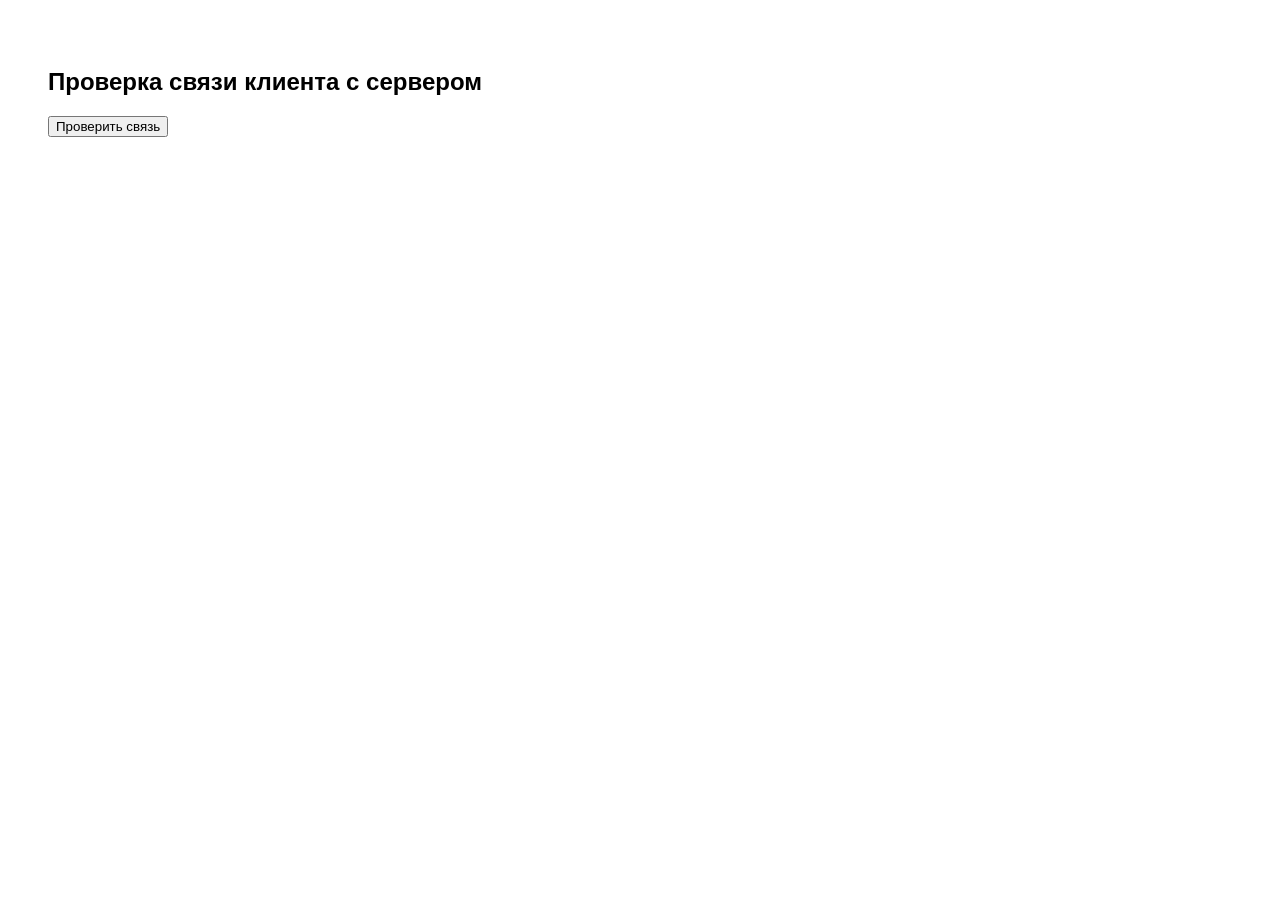
<file: client/test.html>
<!DOCTYPE html>
<html lang="ru">
<head>
  <meta charset="utf-8">
  <title>Проверка связи</title>
</head>
<body style="font-family: sans-serif; padding: 40px;">
  <h2>Проверка связи клиента с сервером</h2>
  <button onclick="проверить()">Проверить связь</button>
  <p id="результат"></p>

  <script>
    // Отправляем запрос на сервер и показываем ответ на странице
    async function проверить() {
      const поле = document.getElementById("результат");
      try {
        const ответ = await fetch("http://127.0.0.1:8000/");
        const данные = await ответ.json();
        поле.textContent = "Ответ сервера: " + данные["сообщение"];
      } catch (ошибка) {
        поле.textContent = "Связи нет. Проверьте, что сервер запущен.";
      }
    }
  </script>
</body>
</html>
</file>
